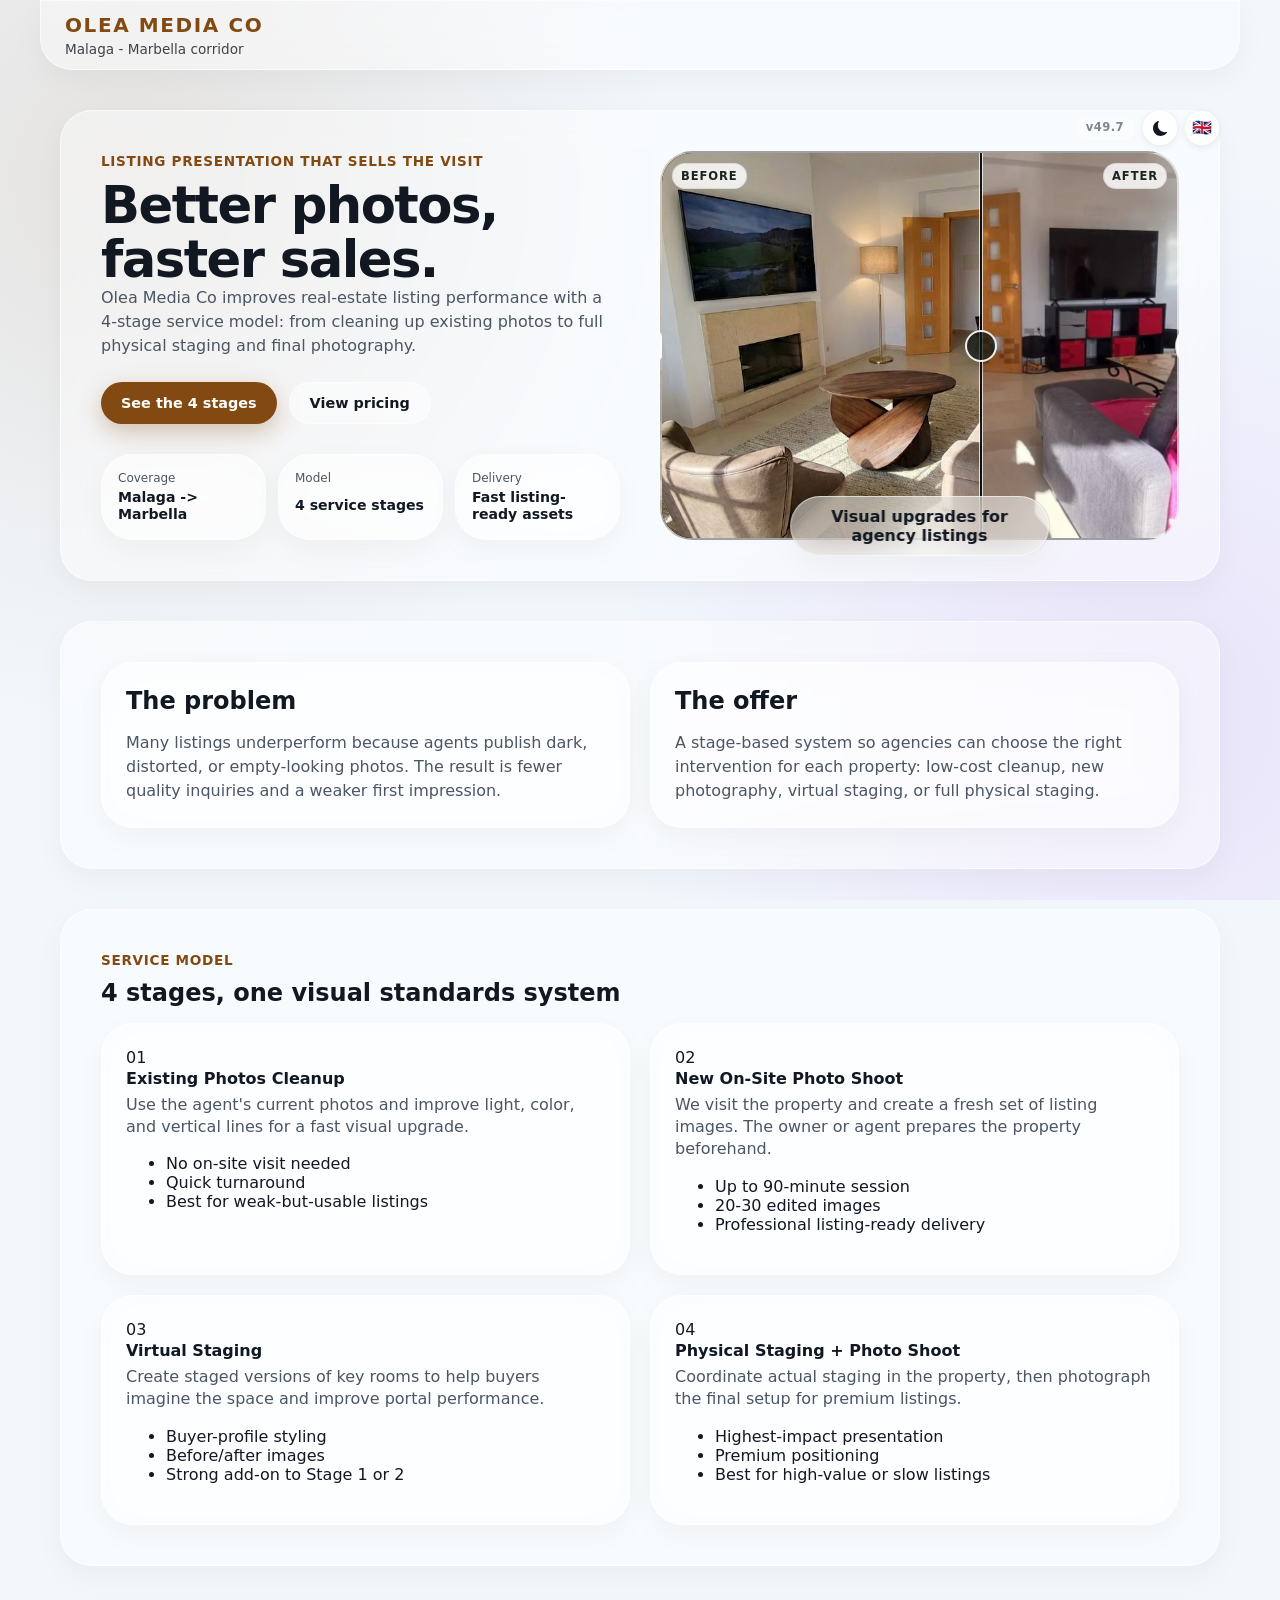
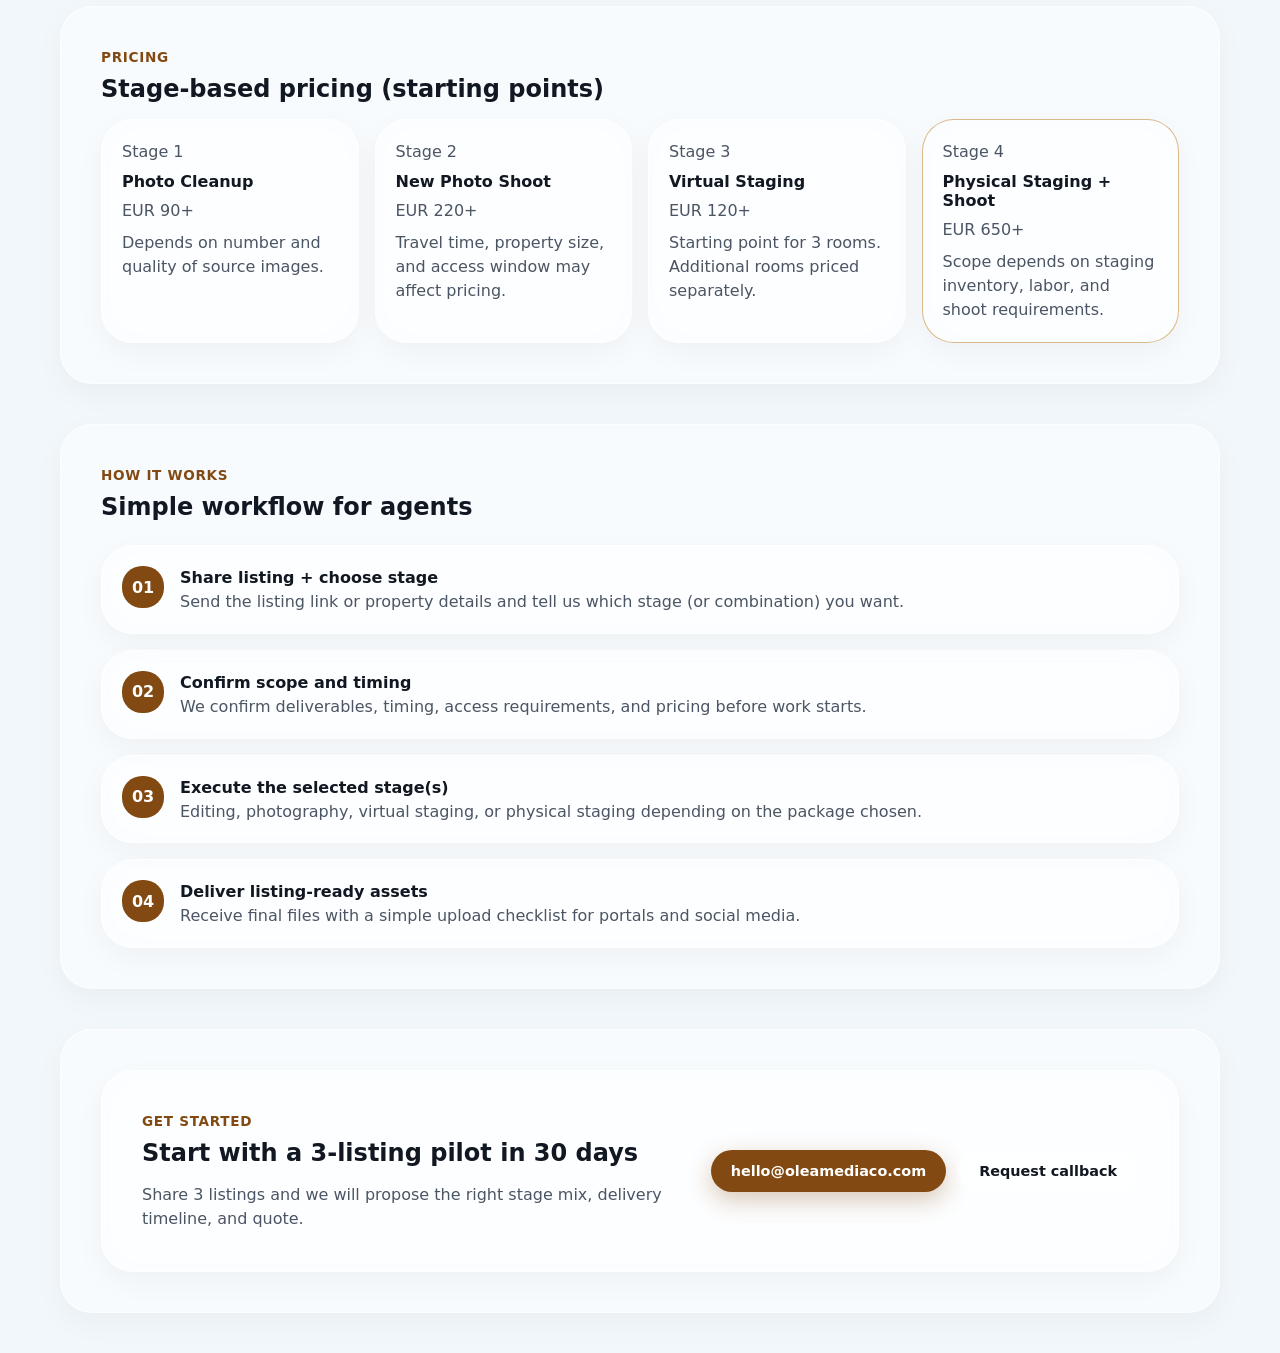
<file: index.html>
<!doctype html>
<html lang="en" data-theme="light">
<head>
  <meta charset="utf-8" />
  <meta name="viewport" content="width=device-width, initial-scale=1" />
  <title>Olea Media Co | Visual Listing Upgrades</title>
  <meta name="description" content="Olea Media Co real-estate listing photo, virtual staging, and physical staging services in the Malaga-Marbella corridor." />
  <link rel="icon" type="image/png" sizes="512x512" href="./assets/logos/oleamedia-logo.png" />
  <link rel="preconnect" href="https://fonts.googleapis.com" />
  <link rel="preconnect" href="https://fonts.gstatic.com" crossorigin />
  <link href="https://fonts.googleapis.com/css2?family=Cormorant+Garamond:wght@500;600;700&family=Manrope:wght@400;500;600;700;800&display=swap" rel="stylesheet" />
  <link rel="stylesheet" href="./variants-base.css?v=49.2" />
  <link rel="stylesheet" href="./styles.css?v=49.2" />
</head>
<body>
  <div class="grain"></div>
  <a class="skip-link" href="#main-content">Skip to content</a>
  <header class="site-header">
    <div class="brand-block">
      <div class="brand">OLEA MEDIA CO</div>
      <div class="subbrand" data-i18n="corridor">Malaga - Marbella corridor</div>
    </div>
  </header>

  <main id="main-content">
    <section class="hero section-shell">
      <div class="hero-controls">
        <span class="build-version" aria-label="Build version">v49.7</span>
        <button class="theme-toggle" type="button" data-theme-toggle aria-label="Switch to dark mode"></button>
        <button class="lang-btn" type="button" data-lang-toggle aria-label="Switch language">🇬🇧</button>
      </div>
      <div class="hero-copy">
        <p class="eyebrow" data-i18n="eyebrow">Listing presentation that sells the visit</p>
        <h1 data-i18n="hero_title">Better photos, faster sales.</h1>
        <p class="lead" data-i18n="hero_lead">Olea Media Co improves real-estate listing performance with a 4-stage service model: from cleaning up existing photos to full physical staging and final photography.</p>
        <div class="hero-cta">
          <a class="btn btn-primary" href="#stages" data-i18n="hero_cta_primary">See the 4 stages</a>
          <a class="btn btn-ghost" href="#pricing" data-i18n="hero_cta_secondary">View pricing</a>
        </div>
        <div class="hero-metrics">
          <div class="metric">
            <span class="metric-label" data-i18n="metric1_label">Coverage</span>
            <strong data-i18n="metric1_value">Malaga -> Marbella</strong>
          </div>
          <div class="metric">
            <span class="metric-label" data-i18n="metric2_label">Model</span>
            <strong data-i18n="metric2_value">4 service stages</strong>
          </div>
          <div class="metric">
            <span class="metric-label" data-i18n="metric3_label">Delivery</span>
            <strong data-i18n="metric3_value">Fast listing-ready assets</strong>
          </div>
        </div>
      </div>
      <div class="hero-panel">
        <figure class="compare-slider" data-compare-slider>
          <img src="./assets/before.png" alt="Original listing photo before enhancement" loading="lazy" />
          <div class="compare-after">
            <img src="./assets/after.png" alt="Enhanced listing photo after editing and staging treatment" loading="lazy" />
          </div>
          <figcaption class="compare-label before" data-i18n="before_tag">Before</figcaption>
          <figcaption class="compare-label after" data-i18n="after_tag">After</figcaption>
          <div class="compare-divider" aria-hidden="true"></div>
          <input class="compare-range" type="range" min="0" max="100" value="50" aria-label="Before and after slider" />
        </figure>
        <div class="panel-badge" data-i18n="badge_text">Visual upgrades for agency listings</div>
      </div>
    </section>

    <section class="section-shell intro-grid">
      <article class="info-card">
        <h2 data-i18n="problem_title">The problem</h2>
        <p data-i18n="problem_body">Many listings underperform because agents publish dark, distorted, or empty-looking photos. The result is fewer quality inquiries and a weaker first impression.</p>
      </article>
      <article class="info-card accent">
        <h2 data-i18n="solution_title">The offer</h2>
        <p data-i18n="solution_body">A stage-based system so agencies can choose the right intervention for each property: low-cost cleanup, new photography, virtual staging, or full physical staging.</p>
      </article>
    </section>

    <section id="stages" class="section-shell stack-section">
      <div class="section-head">
        <p class="eyebrow" data-i18n="stages_eyebrow">Service model</p>
        <h2 data-i18n="stages_title">4 stages, one visual standards system</h2>
      </div>
      <div class="stage-grid">
        <article class="stage-card">
          <div class="stage-number">01</div>
          <h3 data-i18n="s1_title">Existing Photos Cleanup</h3>
          <p data-i18n="s1_desc">Use the agent's current photos and improve light, color, and vertical lines for a fast visual upgrade.</p>
          <ul>
            <li data-i18n="s1_b1">No on-site visit needed</li>
            <li data-i18n="s1_b2">Quick turnaround</li>
            <li data-i18n="s1_b3">Best for weak-but-usable listings</li>
          </ul>
        </article>
        <article class="stage-card">
          <div class="stage-number">02</div>
          <h3 data-i18n="s2_title">New On-Site Photo Shoot</h3>
          <p data-i18n="s2_desc">We visit the property and create a fresh set of listing images. The owner or agent prepares the property beforehand.</p>
          <ul>
            <li data-i18n="s2_b1">Up to 90-minute session</li>
            <li data-i18n="s2_b2">20-30 edited images</li>
            <li data-i18n="s2_b3">Professional listing-ready delivery</li>
          </ul>
        </article>
        <article class="stage-card">
          <div class="stage-number">03</div>
          <h3 data-i18n="s3_title">Virtual Staging</h3>
          <p data-i18n="s3_desc">Create staged versions of key rooms to help buyers imagine the space and improve portal performance.</p>
          <ul>
            <li data-i18n="s3_b1">Buyer-profile styling</li>
            <li data-i18n="s3_b2">Before/after images</li>
            <li data-i18n="s3_b3">Strong add-on to Stage 1 or 2</li>
          </ul>
        </article>
        <article class="stage-card highlight">
          <div class="stage-number">04</div>
          <h3 data-i18n="s4_title">Physical Staging + Photo Shoot</h3>
          <p data-i18n="s4_desc">Coordinate actual staging in the property, then photograph the final setup for premium listings.</p>
          <ul>
            <li data-i18n="s4_b1">Highest-impact presentation</li>
            <li data-i18n="s4_b2">Premium positioning</li>
            <li data-i18n="s4_b3">Best for high-value or slow listings</li>
          </ul>
        </article>
      </div>
    </section>

    <section id="pricing" class="section-shell pricing-wrap">
      <div class="section-head">
        <p class="eyebrow" data-i18n="pricing_eyebrow">Pricing</p>
        <h2 data-i18n="pricing_title">Stage-based pricing (starting points)</h2>
      </div>
      <div class="pricing-grid">
        <article class="price-card">
          <p class="price-stage" data-i18n="p1_stage">Stage 1</p>
          <h3 data-i18n="p1_title">Photo Cleanup</h3>
          <p class="price-value">EUR 90+</p>
          <p class="price-note" data-i18n="p1_note">Depends on number and quality of source images.</p>
        </article>
        <article class="price-card">
          <p class="price-stage" data-i18n="p2_stage">Stage 2</p>
          <h3 data-i18n="p2_title">New Photo Shoot</h3>
          <p class="price-value">EUR 220+</p>
          <p class="price-note" data-i18n="p2_note">Travel time, property size, and access window may affect pricing.</p>
        </article>
        <article class="price-card">
          <p class="price-stage" data-i18n="p3_stage">Stage 3</p>
          <h3 data-i18n="p3_title">Virtual Staging</h3>
          <p class="price-value">EUR 120+</p>
          <p class="price-note" data-i18n="p3_note">Starting point for 3 rooms. Additional rooms priced separately.</p>
        </article>
        <article class="price-card premium">
          <p class="price-stage" data-i18n="p4_stage">Stage 4</p>
          <h3 data-i18n="p4_title">Physical Staging + Shoot</h3>
          <p class="price-value">EUR 650+</p>
          <p class="price-note" data-i18n="p4_note">Scope depends on staging inventory, labor, and shoot requirements.</p>
        </article>
      </div>
    </section>

    <section class="section-shell process-wrap">
      <div class="section-head">
        <p class="eyebrow" data-i18n="process_eyebrow">How it works</p>
        <h2 data-i18n="process_title">Simple workflow for agents</h2>
      </div>
      <ol class="process-list">
        <li>
          <span>01</span>
          <div>
            <h3 data-i18n="pr1_title">Share listing + choose stage</h3>
            <p data-i18n="pr1_body">Send the listing link or property details and tell us which stage (or combination) you want.</p>
          </div>
        </li>
        <li>
          <span>02</span>
          <div>
            <h3 data-i18n="pr2_title">Confirm scope and timing</h3>
            <p data-i18n="pr2_body">We confirm deliverables, timing, access requirements, and pricing before work starts.</p>
          </div>
        </li>
        <li>
          <span>03</span>
          <div>
            <h3 data-i18n="pr3_title">Execute the selected stage(s)</h3>
            <p data-i18n="pr3_body">Editing, photography, virtual staging, or physical staging depending on the package chosen.</p>
          </div>
        </li>
        <li>
          <span>04</span>
          <div>
            <h3 data-i18n="pr4_title">Deliver listing-ready assets</h3>
            <p data-i18n="pr4_body">Receive final files with a simple upload checklist for portals and social media.</p>
          </div>
        </li>
      </ol>
    </section>

    <section class="section-shell cta-wrap">
      <div class="cta-card">
        <div>
          <p class="eyebrow" data-i18n="cta_eyebrow">Get Started</p>
          <h2 data-i18n="cta_title">Start with a 3-listing pilot in 30 days</h2>
          <p data-i18n="cta_body">Share 3 listings and we will propose the right stage mix, delivery timeline, and quote.</p>
        </div>
        <div class="cta-actions">
          <a class="btn btn-primary" href="mailto:hello@oleamediaco.com">hello@oleamediaco.com</a>
          <a class="btn btn-ghost" href="mailto:hello@oleamediaco.com?subject=Pilot%20request">Request callback</a>
        </div>
      </div>
    </section>
  </main>

  <script src="./theme-toggle.js?v=49.2"></script>
  <script src="./before-after-slider.js?v=49.2"></script>
  <script src="./script.js?v=49.2"></script>
</body>
</html>
</file>
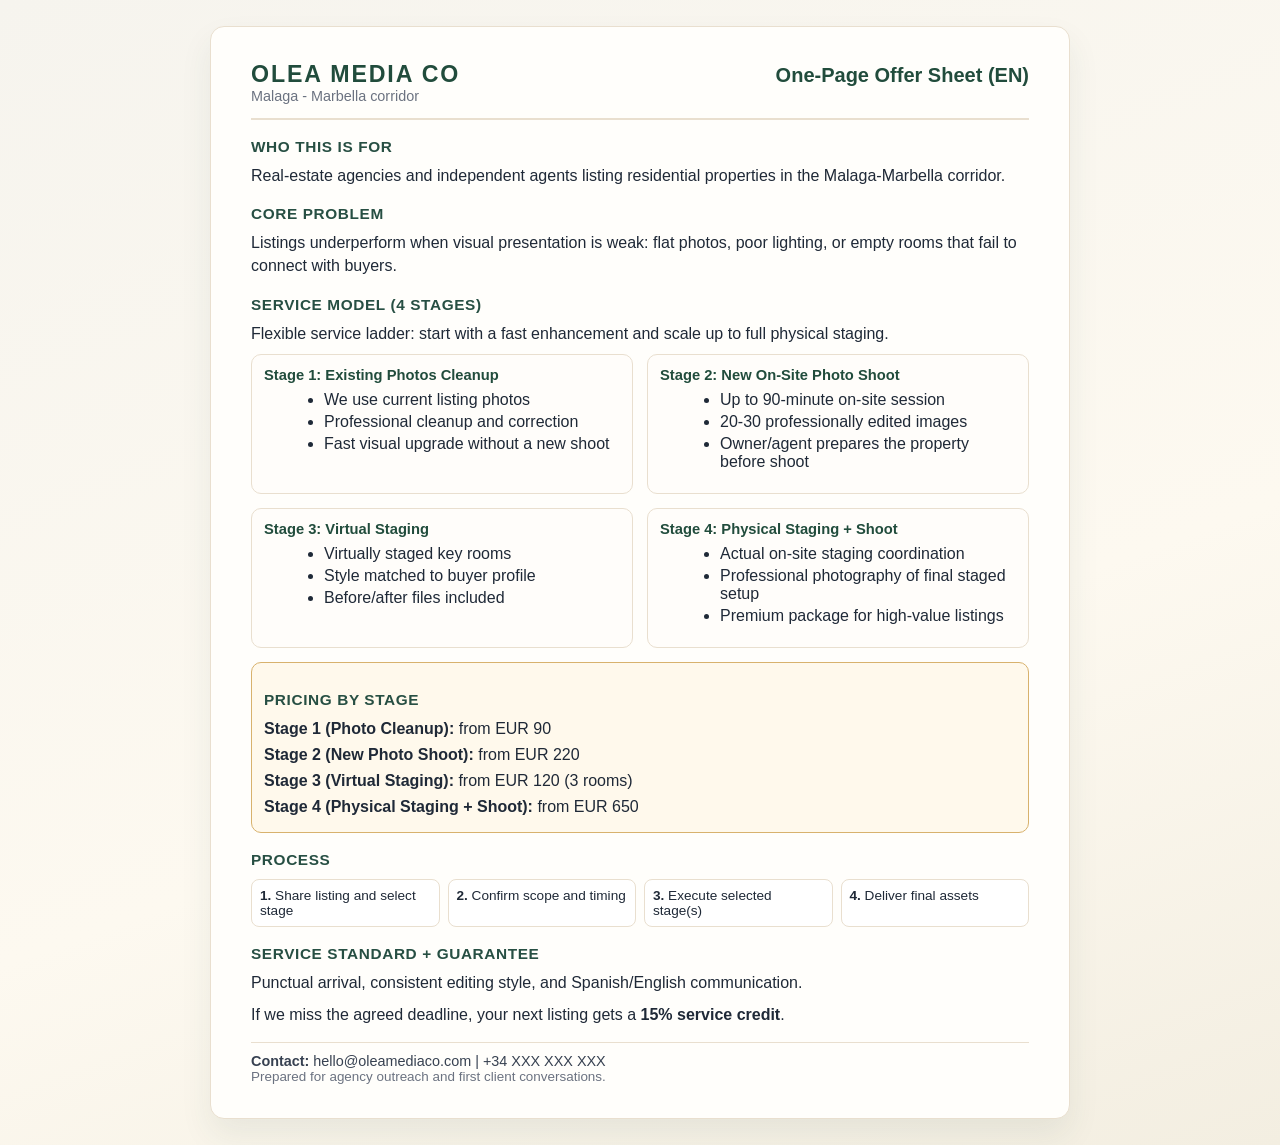
<file: source/offer-sheet-en.html>
<!doctype html>
<html lang="en">
<head>
  <meta charset="utf-8" />
  <meta name="viewport" content="width=device-width, initial-scale=1" />
  <title>Olea Media Co - Offer Sheet (EN)</title>
  <style>
    :root {
      --bg: #f6f4ee;
      --card: #fffefb;
      --ink: #1f2937;
      --muted: #6b7280;
      --brand: #214c3c;
      --accent: #d8b26d;
      --line: #e9dfcf;
    }
    * { box-sizing: border-box; }
    body {
      margin: 0;
      font-family: "Avenir Next", "Helvetica Neue", Helvetica, Arial, sans-serif;
      color: var(--ink);
      background: linear-gradient(160deg, var(--bg), #fdf9f0 60%, #f3eee1);
    }
    .page {
      max-width: 860px;
      margin: 26px auto;
      background: var(--card);
      border: 1px solid var(--line);
      border-radius: 14px;
      padding: 34px 40px;
      box-shadow: 0 16px 32px rgba(33, 76, 60, 0.08);
    }
    .top {
      display: flex;
      justify-content: space-between;
      align-items: baseline;
      border-bottom: 2px solid var(--line);
      padding-bottom: 14px;
      margin-bottom: 18px;
    }
    .brand {
      font-weight: 800;
      letter-spacing: 0.08em;
      color: var(--brand);
      font-size: 1.45rem;
    }
    .tag { color: var(--muted); font-size: 0.9rem; }
    h1 {
      margin: 0;
      font-size: 1.25rem;
      color: var(--brand);
    }
    h2 {
      margin: 18px 0 8px;
      font-size: 0.96rem;
      text-transform: uppercase;
      letter-spacing: 0.04em;
      color: #274f43;
    }
    p { margin: 0 0 9px; line-height: 1.45; }
    ul { margin: 8px 0 10px 20px; }
    li { margin: 4px 0; }
    .grid {
      display: grid;
      grid-template-columns: 1fr 1fr;
      gap: 14px;
      margin-top: 6px;
    }
    .box {
      border: 1px solid var(--line);
      border-radius: 10px;
      padding: 12px;
      background: #fffdfa;
    }
    .box h3 {
      margin: 0 0 6px;
      font-size: 0.92rem;
      color: var(--brand);
    }
    .price {
      margin: 14px 0;
      border: 1px solid var(--accent);
      background: #fff9ec;
      border-radius: 10px;
      padding: 10px 12px;
    }
    .price p { margin: 3px 0; }
    .process {
      display: grid;
      grid-template-columns: repeat(4, 1fr);
      gap: 8px;
      margin: 10px 0;
    }
    .step {
      border: 1px solid var(--line);
      border-radius: 8px;
      padding: 8px;
      font-size: 0.85rem;
      background: #fff;
    }
    .footer {
      margin-top: 16px;
      border-top: 1px solid var(--line);
      padding-top: 10px;
      color: #374151;
      font-size: 0.9rem;
    }
    .small { color: var(--muted); font-size: 0.84rem; }
    @media (max-width: 800px) {
      .page { margin: 0; border-radius: 0; border: 0; }
      .grid, .process { grid-template-columns: 1fr; }
    }
  </style>
</head>
<body>
  <main class="page">
    <section class="top">
      <div>
        <div class="brand">OLEA MEDIA CO</div>
        <div class="tag">Malaga - Marbella corridor</div>
      </div>
      <h1>One-Page Offer Sheet (EN)</h1>
    </section>

    <h2>Who This Is For</h2>
    <p>Real-estate agencies and independent agents listing residential properties in the Malaga-Marbella corridor.</p>

    <h2>Core Problem</h2>
    <p>Listings underperform when visual presentation is weak: flat photos, poor lighting, or empty rooms that fail to connect with buyers.</p>

    <h2>Service Model (4 Stages)</h2>
    <p>Flexible service ladder: start with a fast enhancement and scale up to full physical staging.</p>

    <div class="grid">
      <article class="box">
        <h3>Stage 1: Existing Photos Cleanup</h3>
        <ul>
          <li>We use current listing photos</li>
          <li>Professional cleanup and correction</li>
          <li>Fast visual upgrade without a new shoot</li>
        </ul>
      </article>
      <article class="box">
        <h3>Stage 2: New On-Site Photo Shoot</h3>
        <ul>
          <li>Up to 90-minute on-site session</li>
          <li>20-30 professionally edited images</li>
          <li>Owner/agent prepares the property before shoot</li>
        </ul>
      </article>
      <article class="box">
        <h3>Stage 3: Virtual Staging</h3>
        <ul>
          <li>Virtually staged key rooms</li>
          <li>Style matched to buyer profile</li>
          <li>Before/after files included</li>
        </ul>
      </article>
      <article class="box">
        <h3>Stage 4: Physical Staging + Shoot</h3>
        <ul>
          <li>Actual on-site staging coordination</li>
          <li>Professional photography of final staged setup</li>
          <li>Premium package for high-value listings</li>
        </ul>
      </article>
    </div>

    <div class="price">
      <h2>Pricing by Stage</h2>
      <p><strong>Stage 1 (Photo Cleanup):</strong> from EUR 90</p>
      <p><strong>Stage 2 (New Photo Shoot):</strong> from EUR 220</p>
      <p><strong>Stage 3 (Virtual Staging):</strong> from EUR 120 (3 rooms)</p>
      <p><strong>Stage 4 (Physical Staging + Shoot):</strong> from EUR 650</p>
    </div>

    <h2>Process</h2>
    <div class="process">
      <div class="step"><strong>1.</strong> Share listing and select stage</div>
      <div class="step"><strong>2.</strong> Confirm scope and timing</div>
      <div class="step"><strong>3.</strong> Execute selected stage(s)</div>
      <div class="step"><strong>4.</strong> Deliver final assets</div>
    </div>

    <h2>Service Standard + Guarantee</h2>
    <p>Punctual arrival, consistent editing style, and Spanish/English communication.</p>
    <p>If we miss the agreed deadline, your next listing gets a <strong>15% service credit</strong>.</p>

    <div class="footer">
      <strong>Contact:</strong> hello@oleamediaco.com | +34 XXX XXX XXX
      <div class="small">Prepared for agency outreach and first client conversations.</div>
    </div>
  </main>
</body>
</html>
</file>
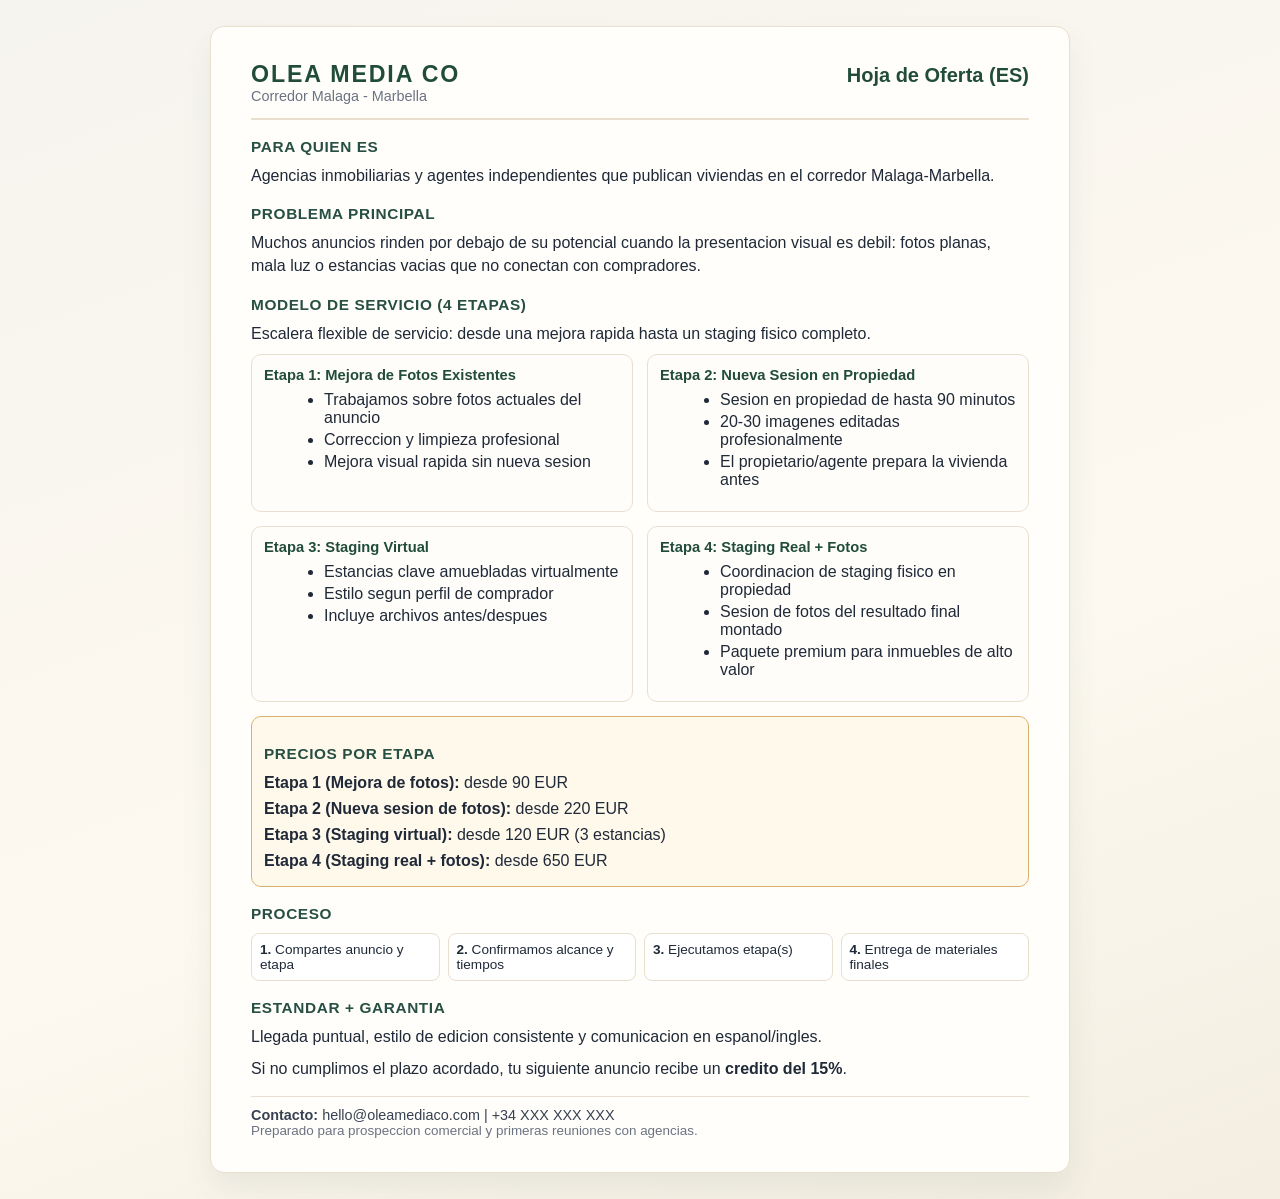
<file: source/offer-sheet-es.html>
<!doctype html>
<html lang="es">
<head>
  <meta charset="utf-8" />
  <meta name="viewport" content="width=device-width, initial-scale=1" />
  <title>Olea Media Co - Hoja de Oferta (ES)</title>
  <style>
    :root {
      --bg: #f6f4ee;
      --card: #fffefb;
      --ink: #1f2937;
      --muted: #6b7280;
      --brand: #214c3c;
      --accent: #d8b26d;
      --line: #e9dfcf;
    }
    * { box-sizing: border-box; }
    body {
      margin: 0;
      font-family: "Avenir Next", "Helvetica Neue", Helvetica, Arial, sans-serif;
      color: var(--ink);
      background: linear-gradient(160deg, var(--bg), #fdf9f0 60%, #f3eee1);
    }
    .page {
      max-width: 860px;
      margin: 26px auto;
      background: var(--card);
      border: 1px solid var(--line);
      border-radius: 14px;
      padding: 34px 40px;
      box-shadow: 0 16px 32px rgba(33, 76, 60, 0.08);
    }
    .top {
      display: flex;
      justify-content: space-between;
      align-items: baseline;
      border-bottom: 2px solid var(--line);
      padding-bottom: 14px;
      margin-bottom: 18px;
    }
    .brand {
      font-weight: 800;
      letter-spacing: 0.08em;
      color: var(--brand);
      font-size: 1.45rem;
    }
    .tag { color: var(--muted); font-size: 0.9rem; }
    h1 {
      margin: 0;
      font-size: 1.25rem;
      color: var(--brand);
    }
    h2 {
      margin: 18px 0 8px;
      font-size: 0.96rem;
      text-transform: uppercase;
      letter-spacing: 0.04em;
      color: #274f43;
    }
    p { margin: 0 0 9px; line-height: 1.45; }
    ul { margin: 8px 0 10px 20px; }
    li { margin: 4px 0; }
    .grid {
      display: grid;
      grid-template-columns: 1fr 1fr;
      gap: 14px;
      margin-top: 6px;
    }
    .box {
      border: 1px solid var(--line);
      border-radius: 10px;
      padding: 12px;
      background: #fffdfa;
    }
    .box h3 {
      margin: 0 0 6px;
      font-size: 0.92rem;
      color: var(--brand);
    }
    .price {
      margin: 14px 0;
      border: 1px solid var(--accent);
      background: #fff9ec;
      border-radius: 10px;
      padding: 10px 12px;
    }
    .price p { margin: 3px 0; }
    .process {
      display: grid;
      grid-template-columns: repeat(4, 1fr);
      gap: 8px;
      margin: 10px 0;
    }
    .step {
      border: 1px solid var(--line);
      border-radius: 8px;
      padding: 8px;
      font-size: 0.85rem;
      background: #fff;
    }
    .footer {
      margin-top: 16px;
      border-top: 1px solid var(--line);
      padding-top: 10px;
      color: #374151;
      font-size: 0.9rem;
    }
    .small { color: var(--muted); font-size: 0.84rem; }
    @media (max-width: 800px) {
      .page { margin: 0; border-radius: 0; border: 0; }
      .grid, .process { grid-template-columns: 1fr; }
    }
  </style>
</head>
<body>
  <main class="page">
    <section class="top">
      <div>
        <div class="brand">OLEA MEDIA CO</div>
        <div class="tag">Corredor Malaga - Marbella</div>
      </div>
      <h1>Hoja de Oferta (ES)</h1>
    </section>

    <h2>Para Quien Es</h2>
    <p>Agencias inmobiliarias y agentes independientes que publican viviendas en el corredor Malaga-Marbella.</p>

    <h2>Problema Principal</h2>
    <p>Muchos anuncios rinden por debajo de su potencial cuando la presentacion visual es debil: fotos planas, mala luz o estancias vacias que no conectan con compradores.</p>

    <h2>Modelo de Servicio (4 Etapas)</h2>
    <p>Escalera flexible de servicio: desde una mejora rapida hasta un staging fisico completo.</p>

    <div class="grid">
      <article class="box">
        <h3>Etapa 1: Mejora de Fotos Existentes</h3>
        <ul>
          <li>Trabajamos sobre fotos actuales del anuncio</li>
          <li>Correccion y limpieza profesional</li>
          <li>Mejora visual rapida sin nueva sesion</li>
        </ul>
      </article>
      <article class="box">
        <h3>Etapa 2: Nueva Sesion en Propiedad</h3>
        <ul>
          <li>Sesion en propiedad de hasta 90 minutos</li>
          <li>20-30 imagenes editadas profesionalmente</li>
          <li>El propietario/agente prepara la vivienda antes</li>
        </ul>
      </article>
      <article class="box">
        <h3>Etapa 3: Staging Virtual</h3>
        <ul>
          <li>Estancias clave amuebladas virtualmente</li>
          <li>Estilo segun perfil de comprador</li>
          <li>Incluye archivos antes/despues</li>
        </ul>
      </article>
      <article class="box">
        <h3>Etapa 4: Staging Real + Fotos</h3>
        <ul>
          <li>Coordinacion de staging fisico en propiedad</li>
          <li>Sesion de fotos del resultado final montado</li>
          <li>Paquete premium para inmuebles de alto valor</li>
        </ul>
      </article>
    </div>

    <div class="price">
      <h2>Precios por Etapa</h2>
      <p><strong>Etapa 1 (Mejora de fotos):</strong> desde 90 EUR</p>
      <p><strong>Etapa 2 (Nueva sesion de fotos):</strong> desde 220 EUR</p>
      <p><strong>Etapa 3 (Staging virtual):</strong> desde 120 EUR (3 estancias)</p>
      <p><strong>Etapa 4 (Staging real + fotos):</strong> desde 650 EUR</p>
    </div>

    <h2>Proceso</h2>
    <div class="process">
      <div class="step"><strong>1.</strong> Compartes anuncio y etapa</div>
      <div class="step"><strong>2.</strong> Confirmamos alcance y tiempos</div>
      <div class="step"><strong>3.</strong> Ejecutamos etapa(s)</div>
      <div class="step"><strong>4.</strong> Entrega de materiales finales</div>
    </div>

    <h2>Estandar + Garantia</h2>
    <p>Llegada puntual, estilo de edicion consistente y comunicacion en espanol/ingles.</p>
    <p>Si no cumplimos el plazo acordado, tu siguiente anuncio recibe un <strong>credito del 15%</strong>.</p>

    <div class="footer">
      <strong>Contacto:</strong> hello@oleamediaco.com | +34 XXX XXX XXX
      <div class="small">Preparado para prospeccion comercial y primeras reuniones con agencias.</div>
    </div>
  </main>
</body>
</html>
</file>
<file: variants-base.css>
:root {
  --bg: #f4f1ea;
  --ink: #1b201d;
  --muted: #5f695f;
  --surface: rgba(255, 255, 255, 0.82);
  --surface-2: rgba(255, 255, 255, 0.74);
  --line: rgba(0, 0, 0, 0.08);
  --brand: #1e5b47;
  --accent: #c08b39;
  --on-brand: #ffffff;
  --shadow: 0 16px 40px rgba(0, 0, 0, 0.08);
  --radius: 18px;
  --font-body: system-ui, sans-serif;
  --font-display: system-ui, sans-serif;
  --font-mono: ui-monospace, SFMono-Regular, Menlo, monospace;
  --shell: 1180px;
}

html[data-theme="dark"] {
  --bg: #0c1110;
  --ink: #eaf3ee;
  --muted: #a7b9af;
  --surface: rgba(17, 24, 22, 0.92);
  --surface-2: rgba(21, 30, 27, 0.9);
  --line: rgba(177, 208, 188, 0.18);
  --brand: #86dfbc;
  --accent: #f4c15f;
  --on-brand: #07110d;
  --shadow: 0 20px 45px rgba(0, 0, 0, 0.36);
}

* { box-sizing: border-box; }
html { scroll-behavior: smooth; }
body {
  margin: 0;
  color: var(--ink);
  background: var(--bg);
  font-family: var(--font-body);
}

a { color: inherit; }

a:focus-visible,
button:focus-visible,
input:focus-visible {
  outline: 2px solid color-mix(in srgb, var(--accent) 72%, white 28%);
  outline-offset: 2px;
}

.skip-link {
  position: absolute;
  left: 12px;
  top: -40px;
  z-index: 100;
  padding: 8px 12px;
  border-radius: 999px;
  background: var(--ink);
  color: var(--bg);
  text-decoration: none;
  font-weight: 700;
}
.skip-link:focus {
  top: 10px;
}

.shell {
  width: min(var(--shell), calc(100% - 24px));
  margin-inline: auto;
}

.topbar {
  display: grid;
  grid-template-columns: auto 1fr auto;
  gap: 12px;
  align-items: center;
  padding: 14px 0 10px;
  position: sticky;
  top: 0;
  z-index: 20;
  backdrop-filter: blur(10px);
}

.back-link {
  text-decoration: none;
  font-weight: 700;
  font-size: 0.86rem;
  border: 1px solid var(--line);
  border-radius: 999px;
  padding: 8px 12px;
  background: var(--surface);
}


.brand-wrap { min-width: 0; }
.brand {
  font-family: var(--font-display);
  font-weight: 700;
  letter-spacing: 0.08em;
  color: var(--brand);
}
.brand-sub {
  color: var(--muted);
  font-size: 0.82rem;
  white-space: nowrap;
  overflow: hidden;
  text-overflow: ellipsis;
}

.top-actions {
  display: flex;
  align-items: center;
  justify-content: flex-end;
  gap: 8px;
  flex-wrap: wrap;
}

.pill {
  text-decoration: none;
  border: 1px solid var(--line);
  background: var(--surface);
  border-radius: 999px;
  padding: 8px 12px;
  font-weight: 700;
  font-size: 0.8rem;
}

.theme-toggle:focus-visible {
  outline: 2px solid var(--accent);
  outline-offset: 2px;
}

.build-version {
  display: inline-flex;
  align-items: center;
  border: 1px solid var(--line);
  background: var(--surface);
  color: var(--muted);
  border-radius: 999px;
  padding: 0.32rem 0.62rem;
  font-size: 0.74rem;
  font-weight: 700;
  line-height: 1;
}

.theme-toggle:focus-visible {
  outline: 2px solid var(--accent);
  outline-offset: 2px;
}

.lang-flag {
  width: 34px;
  height: 30px;
  border: 0;
  border-radius: 999px;
  background: transparent;
  cursor: pointer;
  font-size: 0.95rem;
  line-height: 1;
}
.lang-flag.is-active {
  background: var(--brand);
  box-shadow: 0 5px 12px rgba(0, 0, 0, 0.14);
}

.page-flow {
  display: grid;
  gap: 16px;
  padding-bottom: 40px;
}

.review-banner,
.panel,
.hero {
  border-radius: var(--radius);
  border: 1px solid var(--line);
  background: var(--surface);
  box-shadow: var(--shadow);
}

.review-banner {
  display: flex;
  align-items: center;
  gap: 10px;
  padding: 10px 12px;
  color: var(--ink);
}
.review-banner strong {
  font-size: 0.76rem;
  font-weight: 800;
  padding: 4px 8px;
  border-radius: 999px;
  background: rgba(0,0,0,0.06);
  text-transform: uppercase;
  letter-spacing: 0.08em;
}
.review-banner span {
  color: var(--muted);
  line-height: 1.35;
  font-size: 0.9rem;
}
.review-banner .variant-tag {
  margin-left: auto;
  font-family: var(--font-mono);
  color: var(--brand);
  font-style: normal;
  font-size: 0.8rem;
}

.hero {
  display: grid;
  grid-template-columns: 1fr;
  gap: 16px;
  padding: 18px;
}

.eyebrow {
  margin: 0 0 8px;
  font-size: 0.78rem;
  font-weight: 800;
  text-transform: uppercase;
  letter-spacing: 0.12em;
  color: var(--brand);
}
.hero h1 {
  margin: 0;
  font-family: var(--font-display);
  font-size: clamp(2rem, 4vw, 3.25rem);
  line-height: 1.04;
}
.hero-lead {
  color: var(--muted);
  font-size: 1rem;
  line-height: 1.45;
  margin: 12px 0 0;
  max-width: 62ch;
}
.hero-buttons {
  display: flex;
  flex-wrap: wrap;
  gap: 10px;
  margin-top: 18px;
}
.btn {
  display: inline-flex;
  align-items: center;
  justify-content: center;
  text-decoration: none;
  border-radius: 999px;
  padding: 10px 14px;
  font-weight: 800;
  font-size: 0.9rem;
  border: 1px solid var(--line);
  transition: transform 140ms ease, box-shadow 140ms ease, background-color 140ms ease;
}
.btn:hover {
  transform: translateY(-1px);
  box-shadow: 0 8px 18px rgba(0, 0, 0, 0.12);
}
.btn.primary { background: var(--brand); color: white; border-color: transparent; }
.btn.secondary { background: var(--surface-2); color: var(--ink); }
.btn.primary { color: var(--on-brand); }

html[data-theme="dark"] .back-link,
html[data-theme="dark"] .pill,
html[data-theme="dark"] .theme-toggle,
html[data-theme="dark"] .lang-switch {
  background: rgba(12, 18, 16, 0.96);
  border-color: rgba(177, 208, 188, 0.34);
  color: #eaf3ee;
}

html[data-theme="dark"] .btn.secondary {
  background: rgba(12, 18, 16, 0.96);
  border-color: rgba(177, 208, 188, 0.34);
  color: #eaf3ee;
}

.metrics {
  display: grid;
  grid-template-columns: repeat(3, 1fr);
  gap: 10px;
  margin-top: 16px;
}
.metric {
  border: 1px solid var(--line);
  border-radius: 14px;
  background: var(--surface-2);
  padding: 10px;
  display: grid;
  gap: 4px;
}
.metric span { color: var(--muted); font-size: 0.75rem; }
.metric strong { font-size: 0.88rem; line-height: 1.2; }

.hero-art {
  position: relative;
  min-height: 330px;
  display: grid;
  grid-template-rows: 1fr auto;
  align-content: stretch;
  gap: 10px;
  padding: 0;
  overflow: hidden;
  border-radius: calc(var(--radius) - 4px);
  border: 1px solid var(--line);
  background: linear-gradient(180deg, rgba(255,255,255,0.5), rgba(255,255,255,0.2));
}
.compare-slider {
  --split: 50%;
  position: relative;
  z-index: 1;
  align-self: stretch;
  width: 100%;
  aspect-ratio: 16 / 10;
  border-radius: 16px;
  overflow: hidden;
  border: 1px solid var(--line);
  background: rgba(255,255,255,0.72);
}
.compare-slider img {
  width: 100%;
  height: 100%;
  object-fit: cover;
  display: block;
}
.compare-after {
  position: absolute;
  inset: 0;
  clip-path: inset(0 calc(100% - var(--split)) 0 0);
}
.compare-label {
  position: absolute;
  top: 10px;
  padding: 5px 8px;
  border-radius: 999px;
  border: 1px solid rgba(0,0,0,0.08);
  background: rgba(255,255,255,0.82);
  font-size: 0.72rem;
  font-weight: 800;
  color: #1a2420;
  letter-spacing: 0.08em;
  text-transform: uppercase;
  z-index: 3;
}
.compare-label.before { left: 10px; }
.compare-label.after { right: 10px; }
.compare-divider {
  position: absolute;
  top: 0;
  bottom: 0;
  left: var(--split);
  transform: translateX(-50%);
  width: 2px;
  background: rgba(255,255,255,0.92);
  box-shadow: 0 0 0 1px rgba(0,0,0,0.2);
  z-index: 3;
  pointer-events: none;
}
.compare-divider::before {
  content: "";
  position: absolute;
  top: 50%;
  left: 50%;
  width: 28px;
  height: 28px;
  transform: translate(-50%, -50%);
  border-radius: 999px;
  border: 2px solid rgba(255,255,255,0.92);
  background: rgba(12, 22, 19, 0.7);
  box-shadow: 0 8px 18px rgba(0,0,0,0.24);
}
.compare-range {
  position: absolute;
  inset: 0;
  z-index: 4;
  margin: 0;
  width: 100%;
  height: 100%;
  opacity: 0;
  cursor: ew-resize;
}
.art-frame {
  position: absolute;
  border-radius: 20px;
  border: 1px solid var(--line);
}
.frame-a {
  width: 62%; height: 62%; left: 10%; top: 12%;
  background: linear-gradient(160deg, rgba(192,139,57,0.16), rgba(30,91,71,0.08));
  transform: rotate(-6deg);
}
.frame-b {
  width: 58%; height: 58%; right: 10%; bottom: 12%;
  background: linear-gradient(160deg, rgba(30,91,71,0.15), rgba(30,91,71,0.05));
  transform: rotate(8deg);
}
.art-note {
  position: relative;
  z-index: 2;
  justify-self: center;
  padding: 8px 12px;
  border-radius: 999px;
  background: var(--surface);
  border: 1px solid var(--line);
  font-weight: 700;
}

.panel { padding: 18px; }
.panel-head h2 {
  margin: 0;
  font-family: var(--font-display);
  font-size: clamp(1.45rem, 2vw, 2.1rem);
  line-height: 1;
}

.stage-grid {
  margin-top: 12px;
  display: grid;
  grid-template-columns: repeat(2, 1fr);
  gap: 12px;
}
.stage-card {
  border: 1px solid var(--line);
  border-radius: 14px;
  background: var(--surface-2);
  padding: 14px;
}
.stage-card.emphasis {
  background: linear-gradient(180deg, rgba(30,91,71,0.95), rgba(30,91,71,0.86));
  color: white;
  border-color: rgba(255,255,255,0.1);
}
.stage-card.emphasis p { color: rgba(255,255,255,0.88); }
.stage-num {
  color: var(--accent);
  font-family: var(--font-display);
  font-size: 1.3rem;
  font-weight: 700;
}
.stage-card h3 { margin: 2px 0 6px; font-size: 1rem; }
.stage-card p { margin: 0; color: var(--muted); line-height: 1.4; }

.pricing-grid {
  margin-top: 12px;
  display: grid;
  grid-template-columns: repeat(4, 1fr);
  gap: 10px;
}
.price-card {
  border: 1px solid var(--line);
  border-radius: 14px;
  background: var(--surface-2);
  padding: 13px;
  display: grid;
  gap: 6px;
  align-content: start;
}
.price-card.premium { border-color: color-mix(in srgb, var(--accent) 60%, var(--line)); }
.price-card span { font-size: 0.76rem; font-weight: 800; color: var(--brand); text-transform: uppercase; letter-spacing: 0.08em; }
.price-card h3 { margin: 0; font-size: 1rem; }
.price { margin: 0; font-family: var(--font-display); font-size: 1.55rem; font-weight: 700; }
.price-card small { color: var(--muted); line-height: 1.35; }

.process-list {
  list-style: none;
  margin: 12px 0 0;
  padding: 0;
  display: grid;
  gap: 10px;
}
.process-list li {
  display: grid;
  grid-template-columns: 52px 1fr;
  gap: 12px;
  padding: 12px;
  border-radius: 14px;
  border: 1px solid var(--line);
  background: var(--surface-2);
}
.process-list li > span {
  width: 42px; height: 42px;
  display: inline-flex; align-items: center; justify-content: center;
  border-radius: 999px;
  background: rgba(30,91,71,0.08);
  color: var(--brand);
  font-weight: 800;
}
.process-list h3 { margin: 2px 0 4px; font-size: 1rem; }
.process-list p { margin: 0; color: var(--muted); line-height: 1.35; }

.cta {
  display: grid;
  grid-template-columns: 1.1fr auto;
  gap: 16px;
  align-items: center;
}
.cta h2 { margin: 0; font-family: var(--font-display); font-size: clamp(1.5rem, 2vw, 2rem); line-height: 1; }
.cta p:not(.eyebrow) { margin: 10px 0 0; color: var(--muted); line-height: 1.4; }

@media (max-width: 1000px) {
  .hero { grid-template-columns: 1fr; }
  .pricing-grid { grid-template-columns: repeat(2, 1fr); }
  .cta { grid-template-columns: 1fr; }
}

@media (max-width: 760px) {
  .topbar {
    grid-template-columns: 1fr;
    gap: 8px;
    padding-top: 10px;
  }
  .brand-sub { white-space: normal; }
  .top-actions { justify-content: flex-start; }
  .review-banner { flex-direction: column; align-items: flex-start; }
  .review-banner .variant-tag { margin-left: 0; }
  .hero, .panel { padding: 14px; }
  .metrics, .stage-grid, .pricing-grid { grid-template-columns: 1fr; }
  .process-list li { grid-template-columns: 42px 1fr; gap: 10px; }
  .process-list li > span { width: 36px; height: 36px; }
  .hero-art {
    min-height: auto;
    border: 0;
    background: transparent;
    overflow: visible;
  }
  .compare-slider {
    width: 100%;
    margin-inline: 0;
    border-radius: 12px;
    aspect-ratio: 16 / 9;
  }
}

@media (prefers-reduced-motion: reduce) {
  *, *::before, *::after {
    animation-duration: 0.01ms !important;
    animation-iteration-count: 1 !important;
    transition-duration: 0.01ms !important;
    scroll-behavior: auto !important;
  }
}
</file>
<file: styles.css>
* { box-sizing: border-box; min-width: 0; }
html { scroll-behavior: smooth; overflow-x: hidden; }
body {
  margin: 0;
  padding: 0;
  font-family: var(--font-body);
  color: var(--ink);
  background: var(--bg);
  min-height: 100vh;
  overflow-x: hidden;
}
a { color: inherit; }
.skip-link { position: absolute; left:-9999px; }

/* Shell and Header */
.site-header {
  position: sticky; top: 0; z-index: 50;
  display: flex; align-items: center; justify-content: space-between;
  padding: 12px 24px;
  max-width: 1200px;
  width: calc(100% - 40px);
  margin: 0 auto;
  box-sizing: border-box;
}
.brand-block { display: flex; flex-direction: column; gap: 4px; }
.brand { font-family: var(--font-display); font-weight: 700; font-size: 1.25rem; }
.subbrand { font-size: 0.85rem; opacity: 0.8; }
.header-actions { display: flex; align-items: center; gap: 10px; }

/* UI elements */
.theme-toggle, .lang-btn {
  display: inline-flex; align-items: center; justify-content: center;
  border: 1px solid rgba(255,255,255,0.5);
  width: 34px; height: 34px;
  border-radius: 50% !important;
  background: rgba(255,255,255,0.72);
  backdrop-filter: blur(12px);
  -webkit-backdrop-filter: blur(12px);
  color: var(--ink);
  cursor: pointer;
  padding: 0;
  font-size: 1rem;
  line-height: 1;
  flex-shrink: 0;
  box-shadow: 0 2px 8px rgba(0,0,0,0.08);
  transition: background 150ms, box-shadow 150ms;
}
.theme-toggle:hover, .lang-btn:hover { background: rgba(255,255,255,0.92); }
.theme-toggle svg { display: block; pointer-events: none; width: 15px; height: 15px; }
html[data-theme="dark"] .theme-toggle,
html[data-theme="dark"] .lang-btn {
  background: rgba(30,41,59,0.85);
  border-color: rgba(255,255,255,0.12);
  color: var(--ink);
}
.build-version {
  font-size: 0.72rem; font-weight: 700;
  color: var(--muted);
  letter-spacing: 0.04em;
  opacity: 0.7;
}

/* Main structure */
main { max-width: 1200px; width: 100%; margin: 40px auto; padding: 0 20px; display: flex; flex-direction: column; gap: 40px; box-sizing: border-box; }
.section-shell { padding: 40px; }
.intro-grid { display: grid; grid-template-columns: 1fr 1fr; gap: 20px; }
.info-card { padding: 24px; }
.stage-grid { display: grid; grid-template-columns: repeat(2, 1fr); gap: 20px; }
.stage-card { padding: 24px; }
.pricing-grid { display: grid; grid-template-columns: repeat(4, 1fr); gap: 16px; }
.price-card { padding: 20px; display: flex; flex-direction: column; gap: 8px; }
.process-list { list-style: none; padding: 0; display: grid; gap: 16px; margin-top: 24px; }
.process-list li { display: grid; grid-template-columns: auto 1fr; gap: 16px; padding: 20px; align-items: start; }
.cta-card { padding: 40px; display: grid; grid-template-columns: 1fr auto; align-items: center; gap: 40px; }
.cta-actions { display: flex; gap: 12px; flex-wrap: wrap; }

/* Hero */
.hero { display: grid; grid-template-columns: 1fr 1fr; gap: 40px; align-items: start; position: relative; }
.hero-controls {
  position: absolute; top: 0; right: 0;
  display: flex; align-items: center; gap: 8px;
  z-index: 10;
}
.hero-cta { display: flex; gap: 12px; margin-top: 24px; }
.btn {
  padding: 12px 20px;
  font-weight: 700;
  text-decoration: none;
  display: inline-flex; align-items: center; justify-content: center;
  max-width: 100%;
  overflow-wrap: anywhere;
  word-break: break-word;
  text-align: center;
}
.hero-metrics { display: grid; grid-template-columns: repeat(3, 1fr); gap: 12px; margin-top: 30px; }
.metric { padding: 16px; }
.hero-panel { position: relative; width: 100%; aspect-ratio: 4/3; }
.hero-art{display:grid;gap:10px}
.compare-toplabels{display:flex;justify-content:space-between;align-items:center;padding:0 4px}
.compare-pill{display:inline-flex;align-items:center;justify-content:center;padding:4px 10px;border-radius:999px;background:rgba(255,255,255,.88);color:#0b0d11;font-size:.74rem;font-weight:800;text-transform:uppercase;letter-spacing:.06em}
.compare-slider { position: relative; width: 100%; aspect-ratio: 4/3; overflow: hidden; margin: 0; border-radius: 12px; background:#0f1218 url('./assets/before.png') center/cover no-repeat; }
.compare-slider img { width: 100%; height: 100%; object-fit: cover; display:none; }
.compare-after { position: absolute; inset: 0; clip-path: inset(0 calc(100% - var(--split, 50%)) 0 0); background:#10151f url('./assets/after.png') center/cover no-repeat; }
.compare-after img{display:none;}
.compare-divider { position: absolute; top:0; bottom:0; left: var(--split, 50%); width:2px; background: rgba(0,0,0,.86); box-shadow: 0 0 0 1px rgba(255,255,255,.75); transform: translateX(-50%); z-index: 14; pointer-events: none;}
.compare-range { position: absolute; inset: 0; width: 100%; height: 100%; z-index: 20; opacity: 0; cursor: ew-resize; margin:0;}
.panel-badge { position: absolute; bottom: -16px; left: 50%; transform: translateX(-50%); z-index: 30; padding: 10px 20px; font-weight: 700; max-width: calc(100% - 24px); text-align: center; }

/* Headings */
h1 { font-family: var(--font-display); margin: 0; }
h2 { font-family: var(--font-display); margin: 0 0 16px; }
h3 { font-family: var(--font-display); margin: 0; }
p { margin: 0; line-height: 1.5; color: var(--muted); }
.eyebrow { text-transform: uppercase; font-weight: 800; letter-spacing: 0.05em; margin-bottom: 8px; font-size: 0.85rem; color: var(--brand); }

@media (max-width: 900px) {
  .hero, .intro-grid, .stage-grid { grid-template-columns: 1fr; }
  .pricing-grid { grid-template-columns: 1fr 1fr; }
  .cta-card { grid-template-columns: 1fr; }
  .hero-panel { max-height: 400px; }
}
@media (max-width: 600px) {
  .pricing-grid { grid-template-columns: 1fr; }
  .hero-metrics { grid-template-columns: 1fr; }
  main { width: 100%; padding: 0 16px; }
}


/* Variant Adjustments */


:root {
  --font-body: 'Plus Jakarta Sans', system-ui, sans-serif;
  --font-display: 'Plus Jakarta Sans', system-ui, sans-serif;
  --bg: #f2f7fc;
  --surface: rgba(255, 255, 255, 0.45);
  --line: rgba(255, 255, 255, 0.6);
  --ink: #111822;
  --muted: #4b5563;
  --brand: #824a12;
  --on-brand: #ffffff;
  --radius: 32px;
}
html[data-theme="dark"] {
  --bg: #0f172a;
  --surface: rgba(30, 41, 59, 0.45);
  --line: rgba(255, 255, 255, 0.1);
  --ink: #f8fafc;
  --muted: #94a3b8;
  --brand: #60a5fa;
  --on-brand: #0f172a;
}
body {
  background-image: 
    radial-gradient(circle at 10% 20%, rgba(130, 74, 18, 0.12), transparent 40%),
    radial-gradient(circle at 90% 80%, rgba(147, 51, 234, 0.1), transparent 40%),
    linear-gradient(135deg, var(--bg) 0%, var(--bg) 100%);
  background-attachment: fixed;
}
html[data-theme="dark"] body {
  background-image: 
    radial-gradient(circle at 10% 20%, rgba(96, 165, 250, 0.15), transparent 40%),
    radial-gradient(circle at 90% 80%, rgba(192, 132, 252, 0.12), transparent 40%);
}
.site-header, .section-shell, .info-card, .stage-card, .price-card, .process-list li, .cta-card, .metric, .panel-badge {
  background: var(--surface);
  backdrop-filter: blur(24px);
  -webkit-backdrop-filter: blur(24px);
  border: 1px solid var(--line);
  border-radius: var(--radius);
  box-shadow: 0 10px 30px rgba(0,0,0,0.04);
}
.site-header { border-radius: 0 0 var(--radius) var(--radius); margin-bottom: 24px; }
.btn { border-radius: 999px; }
.btn-primary { background: var(--brand); color: var(--on-brand); box-shadow: 0 8px 24px rgba(130,74,18,0.3); border: none;}
.btn-ghost { background: var(--surface); border: 1px solid var(--line); color: var(--ink); }
h1 { font-size: clamp(2.5rem, 5vw, 4rem); font-weight: 800; letter-spacing: -0.03em; }
.compare-slider { border-radius: var(--radius); border: 2px solid var(--line); }
.panel-badge { border-radius: 999px; }
.process-list li > span { background: var(--brand); color: var(--on-brand); padding: 8px 16px; border-radius: 20px; font-weight: 800; }
</file>
